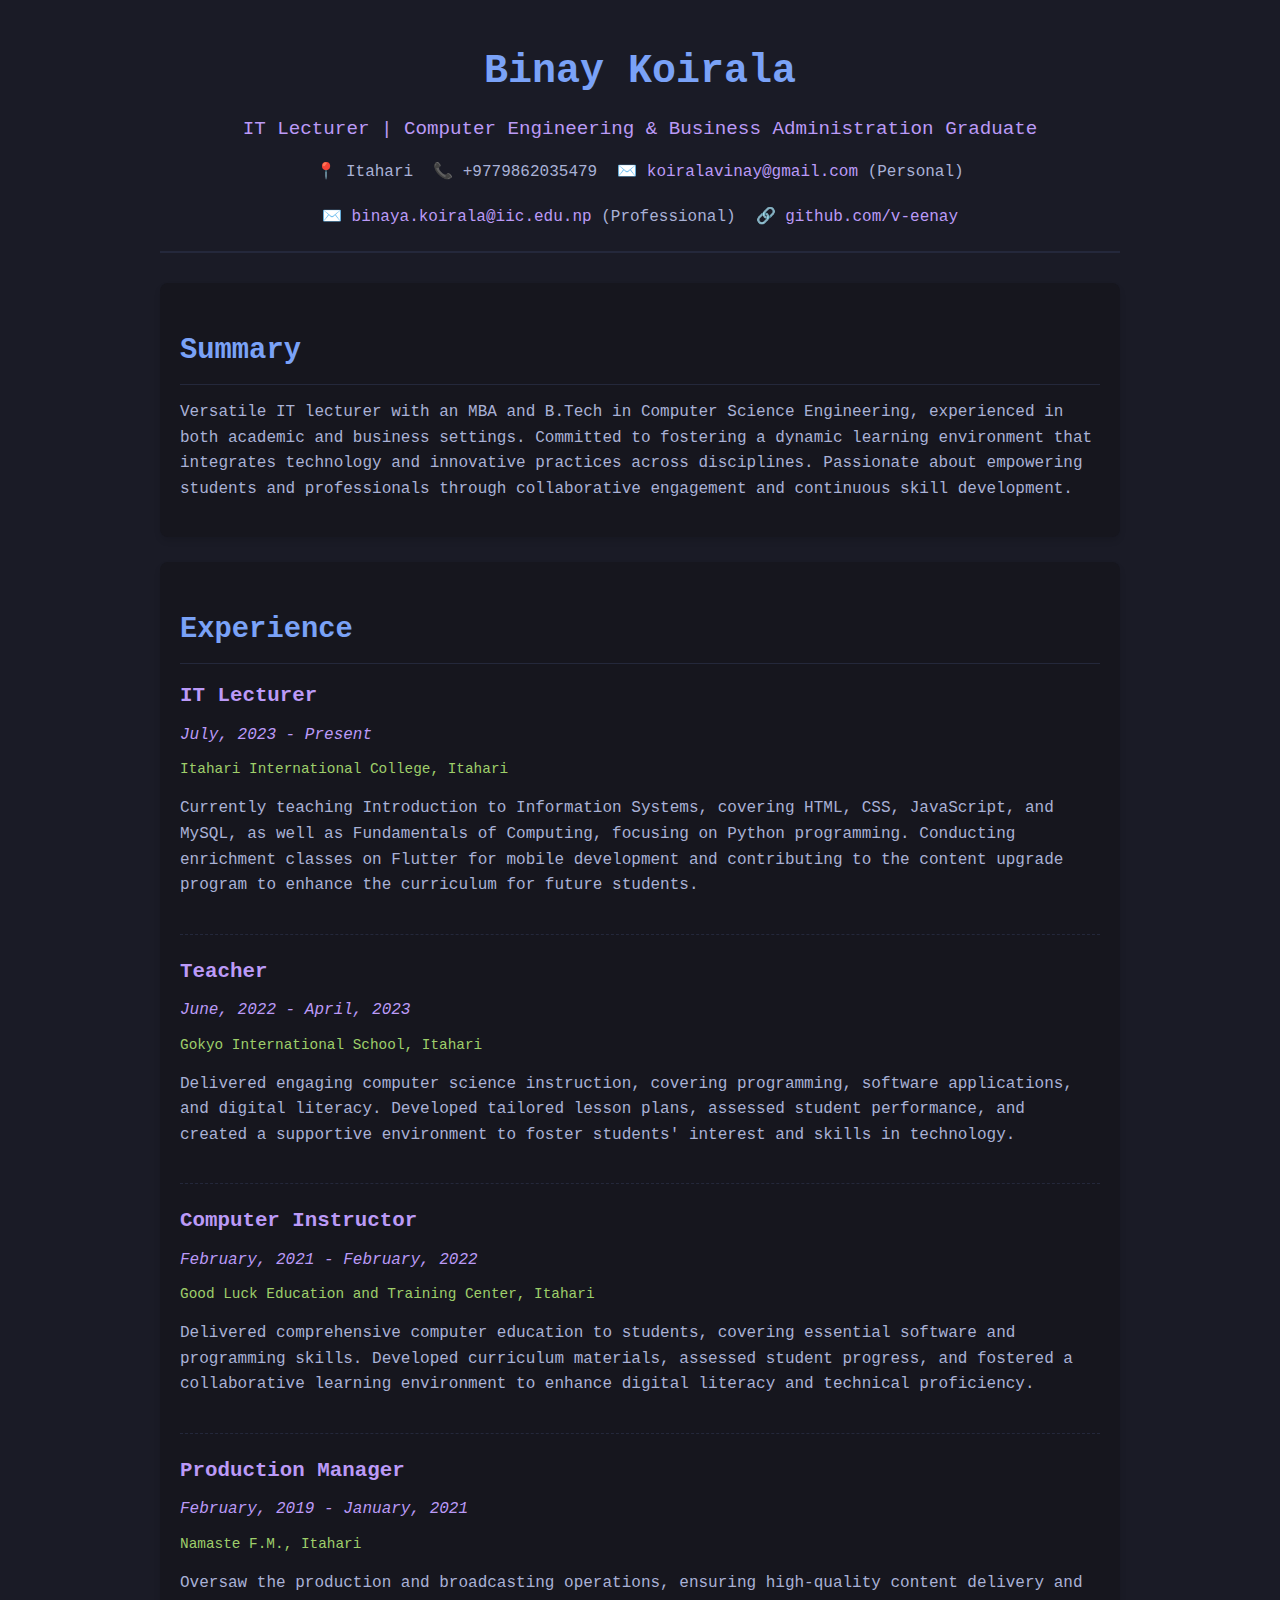
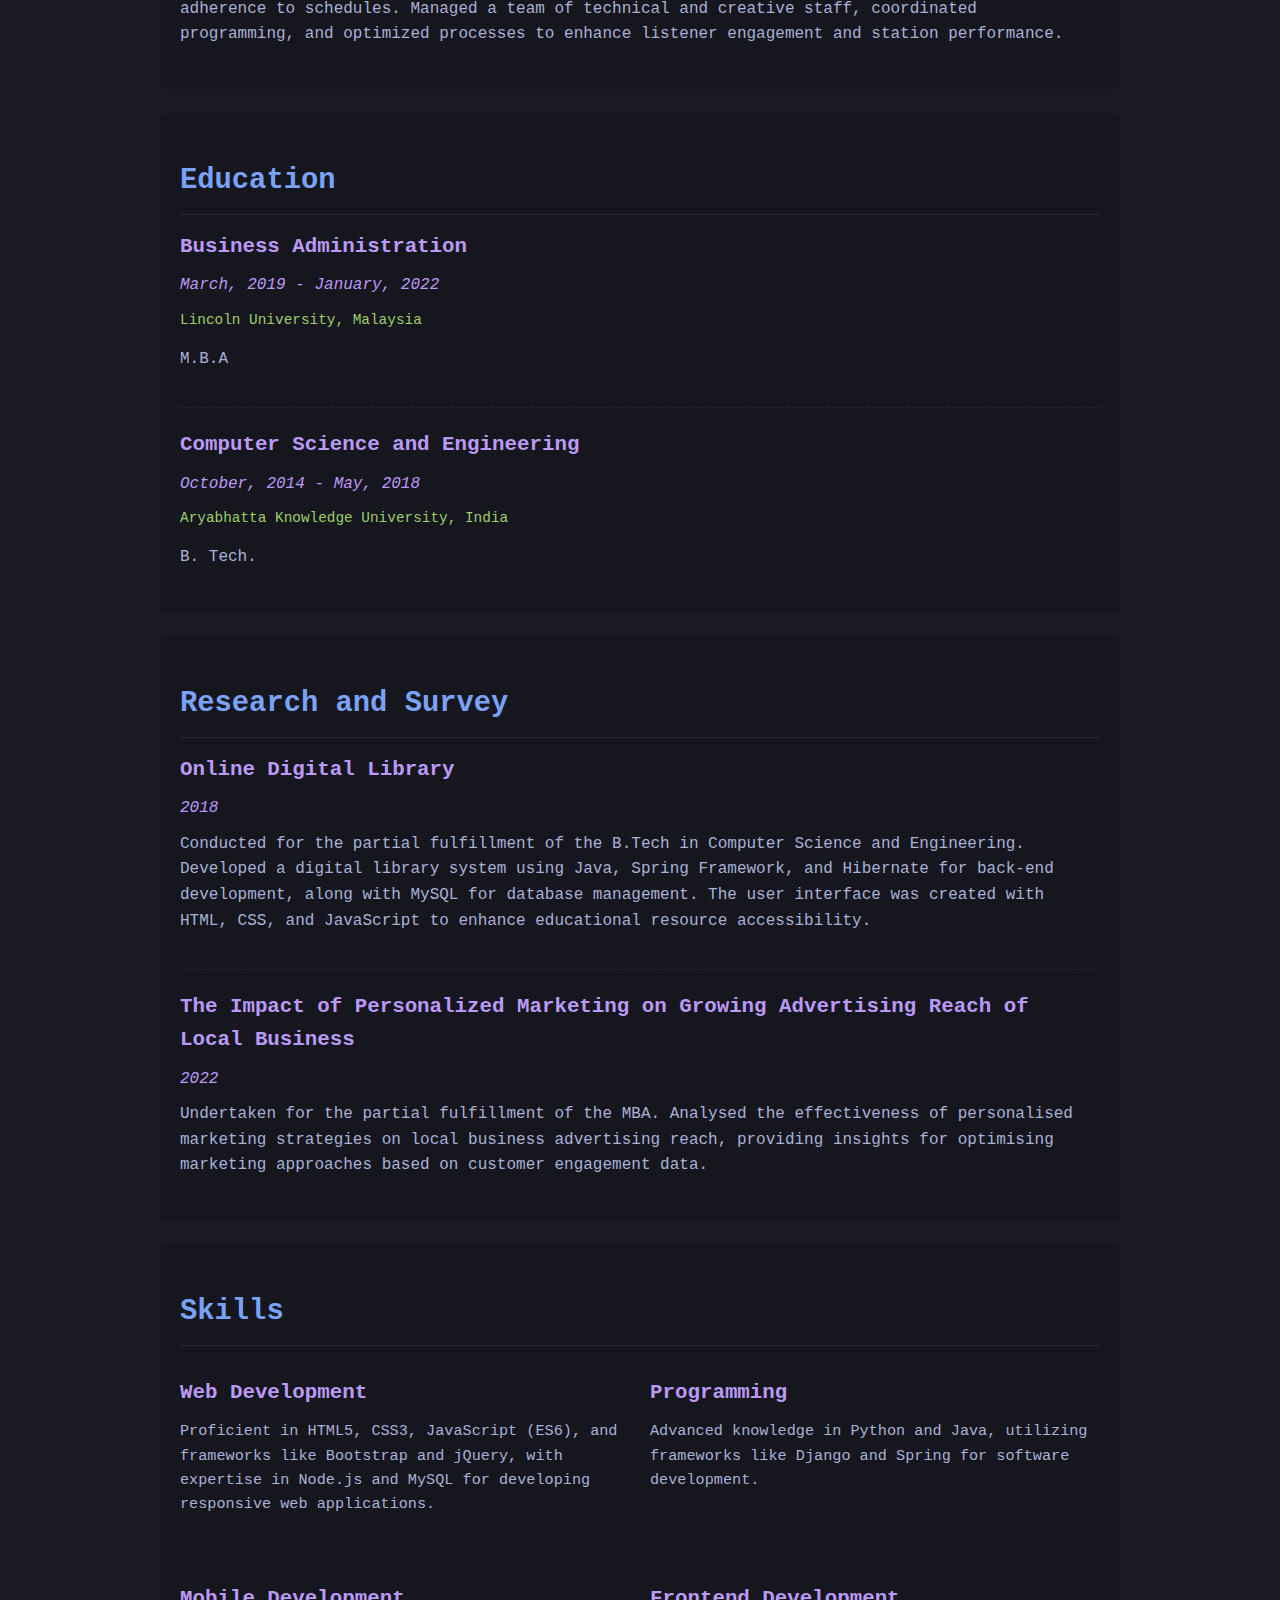
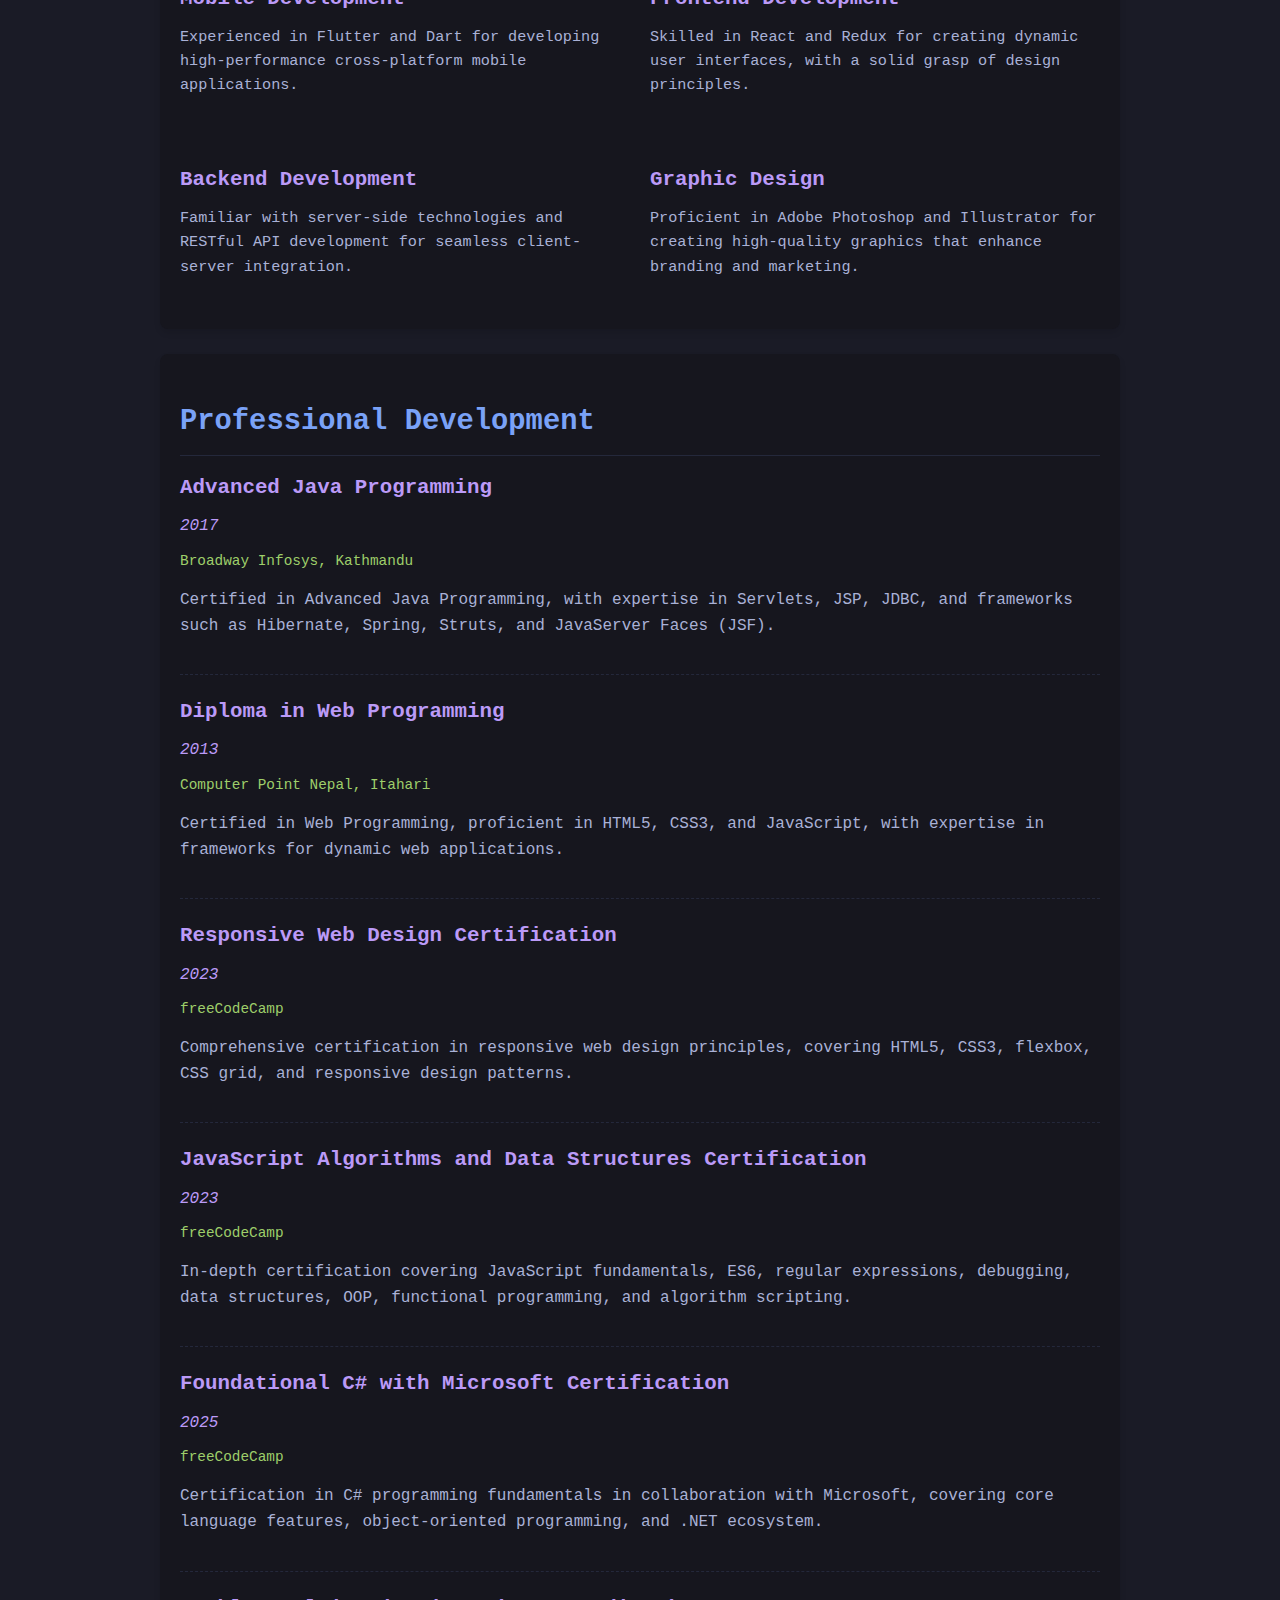
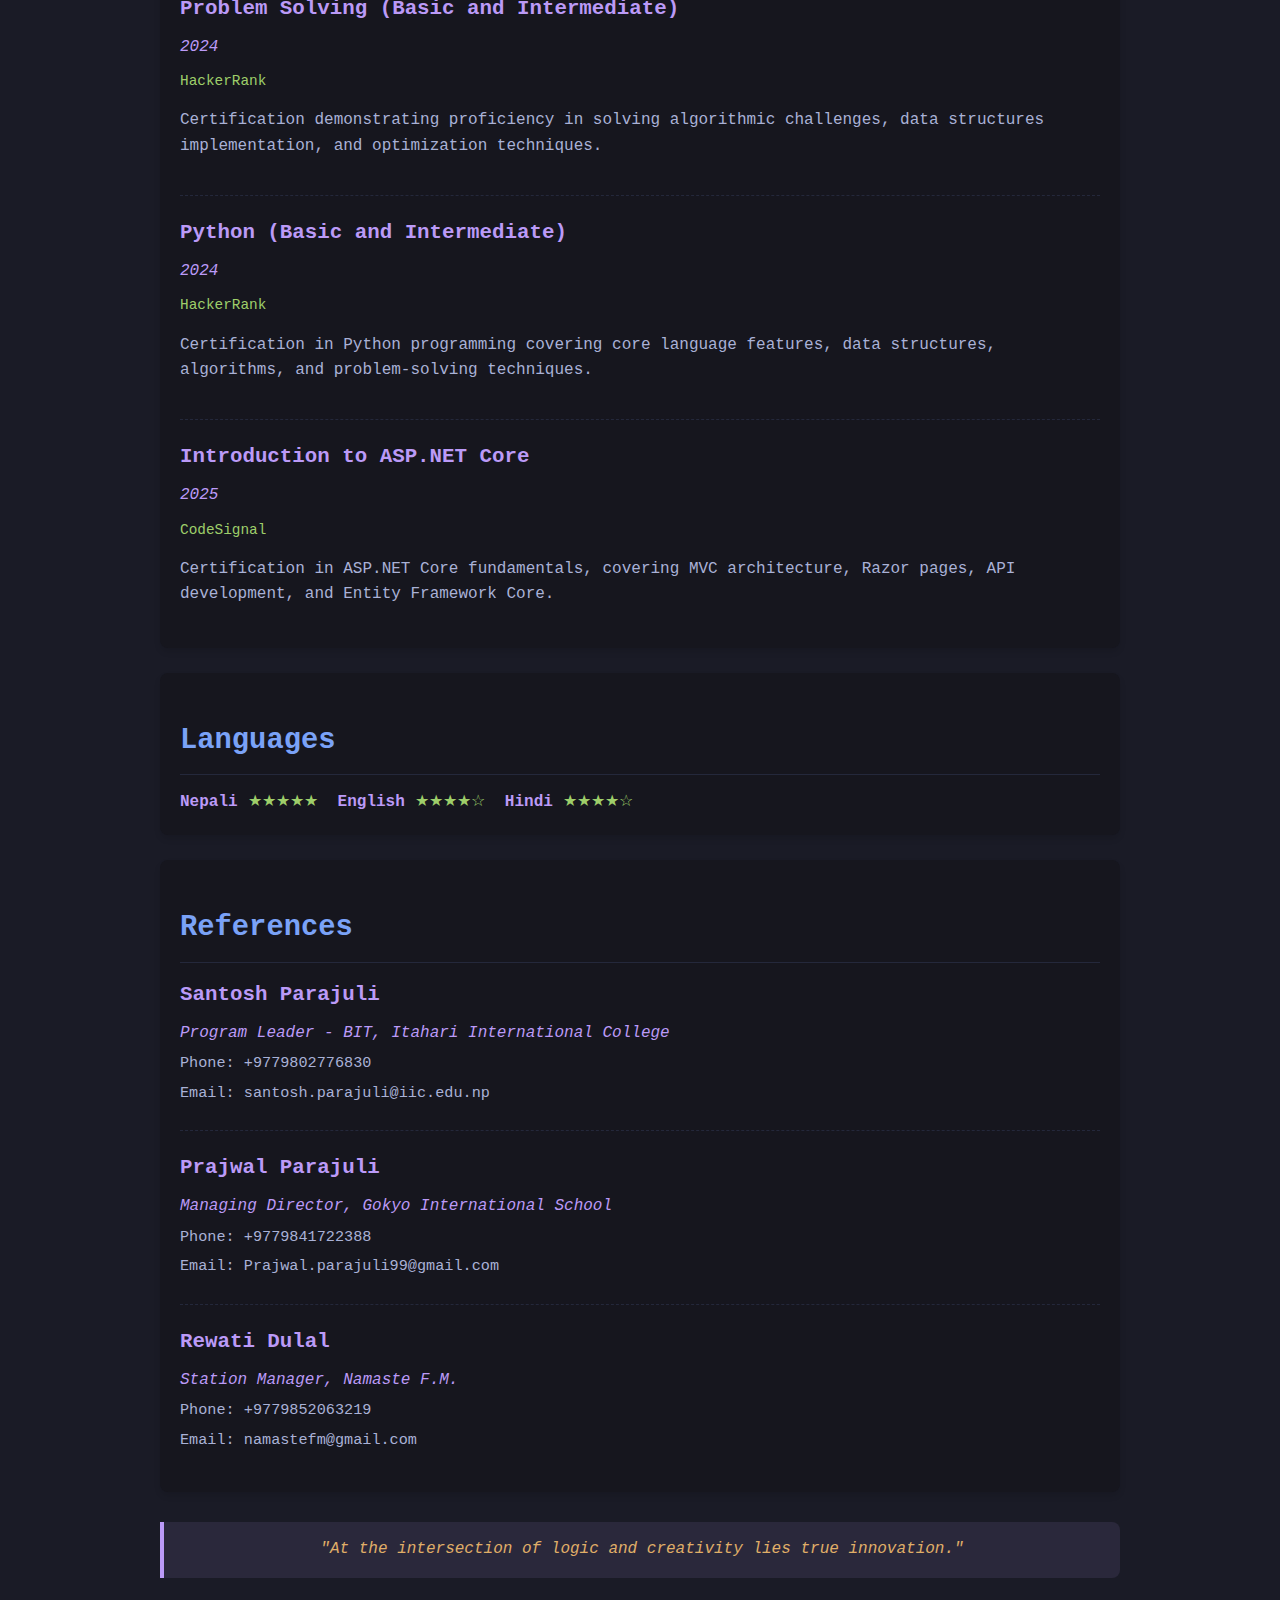
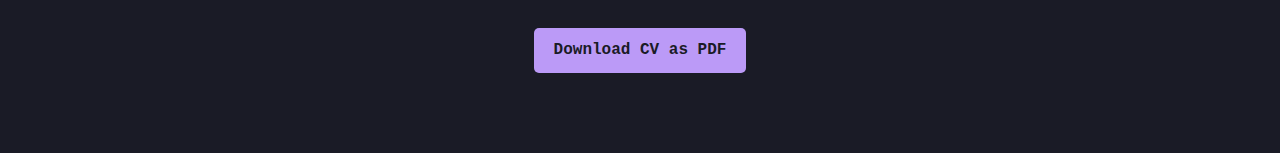
<file: assets/templates/cv-embed.html>
<!DOCTYPE html>
<html lang="en">
<head>
    <meta charset="UTF-8">
    <meta name="viewport" content="width=device-width, initial-scale=1.0">
    <title>Binay Koirala - CV</title>
    <style>
        :root {
            --bg-color: #1a1b26;
            --text-color: #a9b1d6;
            --heading-color: #7aa2f7;
            --accent-color: #bb9af7;
            --highlight-color: #9ece6a;
            --border-color: #24283b;
            --section-bg: #16161e;
            --quote-color: #e0af68;
        }

        body.light-mode {
            --bg-color: #f5f5f5;
            --text-color: #1a1b26;
            --heading-color: #3e63dd;
            --accent-color: #6e56cf;
            --highlight-color: #10b981;
            --border-color: #e2e8f0;
            --section-bg: #ffffff;
            --quote-color: #d97706;
        }

        * {
            margin: 0;
            padding: 0;
            box-sizing: border-box;
            font-family: 'JetBrains Mono', monospace, -apple-system, BlinkMacSystemFont, 'Segoe UI', Roboto, Oxygen, Ubuntu, Cantarell, 'Open Sans', 'Helvetica Neue', sans-serif;
        }

        body {
            background-color: var(--bg-color);
            color: var(--text-color);
            line-height: 1.6;
            padding: 20px;
            transition: all 0.3s ease;
        }

        .cv-container {
            max-width: 1000px;
            margin: 0 auto;
            padding: 20px;
        }

        header {
            text-align: center;
            margin-bottom: 30px;
            padding-bottom: 20px;
            border-bottom: 2px solid var(--border-color);
        }

        h1 {
            color: var(--heading-color);
            font-size: 2.5rem;
            margin-bottom: 10px;
        }

        h2 {
            color: var(--heading-color);
            font-size: 1.8rem;
            margin: 25px 0 15px;
            padding-bottom: 10px;
            border-bottom: 1px solid var(--border-color);
        }

        h3 {
            color: var(--accent-color);
            font-size: 1.3rem;
            margin: 15px 0 10px;
        }

        p {
            margin-bottom: 15px;
        }

        .subtitle {
            color: var(--accent-color);
            font-size: 1.2rem;
            margin-bottom: 5px;
        }

        .contact-info {
            display: flex;
            justify-content: center;
            flex-wrap: wrap;
            gap: 20px;
            margin-top: 15px;
        }

        .contact-item {
            display: flex;
            align-items: center;
            gap: 5px;
        }

        .contact-item a {
            color: var(--accent-color);
            text-decoration: none;
        }

        .contact-item a:hover {
            text-decoration: underline;
        }

        .section {
            background-color: var(--section-bg);
            border-radius: 8px;
            padding: 20px;
            margin-bottom: 25px;
            box-shadow: 0 4px 6px rgba(0, 0, 0, 0.1);
        }

        .experience-item, .education-item, .project-item, .certification-item {
            margin-bottom: 20px;
            padding-bottom: 20px;
            border-bottom: 1px dashed var(--border-color);
        }

        .experience-item:last-child, .education-item:last-child, .project-item:last-child, .certification-item:last-child {
            border-bottom: none;
            padding-bottom: 0;
        }

        .period {
            color: var(--accent-color);
            font-style: italic;
            margin-bottom: 10px;
        }

        .location {
            color: var(--highlight-color);
            font-size: 0.9rem;
        }

        .skills-grid {
            display: grid;
            grid-template-columns: repeat(auto-fill, minmax(300px, 1fr));
            gap: 20px;
        }

        .skill-category {
            margin-bottom: 15px;
        }

        .skill-category h3 {
            margin-bottom: 10px;
        }

        .skill-description {
            font-size: 0.95rem;
        }

        .languages-list {
            display: flex;
            flex-wrap: wrap;
            gap: 20px;
            margin-top: 10px;
        }

        .language-item {
            display: flex;
            align-items: center;
            gap: 10px;
        }

        .language-name {
            font-weight: bold;
            color: var(--accent-color);
        }

        .stars {
            color: var(--highlight-color);
        }

        .quote {
            font-style: italic;
            color: var(--quote-color);
            text-align: center;
            margin: 30px 0;
            padding: 15px;
            border-left: 4px solid var(--accent-color);
            background-color: rgba(187, 154, 247, 0.1);
            border-radius: 0 8px 8px 0;
        }

        .reference-item {
            margin-bottom: 20px;
            padding-bottom: 20px;
            border-bottom: 1px dashed var(--border-color);
        }

        .reference-item:last-child {
            border-bottom: none;
            padding-bottom: 0;
        }

        .position {
            color: var(--accent-color);
            font-style: italic;
            margin-bottom: 5px;
        }

        .contact-details {
            color: var(--text-color);
            margin-bottom: 5px;
            font-size: 0.95rem;
        }

        .download-button {
            display: inline-block;
            background-color: var(--accent-color);
            color: var(--bg-color);
            padding: 10px 20px;
            border-radius: 5px;
            text-decoration: none;
            font-weight: bold;
            margin: 20px 0;
            transition: all 0.3s ease;
            border: none;
            cursor: pointer;
            font-family: inherit;
            font-size: 1rem;
            text-align: center;
        }

        .download-button:hover {
            background-color: var(--heading-color);
            transform: translateY(-2px);
            box-shadow: 0 4px 8px rgba(0, 0, 0, 0.2);
        }

        .download-button-container {
            text-align: center;
            margin: 20px 0;
        }

        @media (max-width: 768px) {
            .cv-container {
                padding: 10px;
            }

            h1 {
                font-size: 2rem;
            }

            h2 {
                font-size: 1.5rem;
            }

            .skills-grid {
                grid-template-columns: 1fr;
            }

            .contact-info {
                flex-direction: column;
                align-items: center;
                gap: 10px;
            }
        }
    </style>
</head>
<body>
    <div class="cv-container">
        <header>
            <h1>Binay Koirala</h1>
            <p class="subtitle">IT Lecturer | Computer Engineering & Business Administration Graduate</p>
            <div class="contact-info">
                <div class="contact-item">
                    <span>📍 Itahari</span>
                </div>
                <div class="contact-item">
                    <span>📞 +9779862035479</span>
                </div>
                <div class="contact-item">
                    <span>✉️ <a href="mailto:koiralavinay@gmail.com" target="_blank" rel="noopener noreferrer">koiralavinay@gmail.com</a> (Personal)</span>
                </div>
                <div class="contact-item">
                    <span>✉️ <a href="mailto:binaya.koirala@iic.edu.np" target="_blank" rel="noopener noreferrer">binaya.koirala@iic.edu.np</a> (Professional)</span>
                </div>
                <div class="contact-item">
                    <span>🔗 <a href="https://github.com/v-eenay" target="_blank" rel="noopener noreferrer">github.com/v-eenay</a></span>
                </div>
            </div>
        </header>

        <div class="section">
            <h2>Summary</h2>
            <p>Versatile IT lecturer with an MBA and B.Tech in Computer Science Engineering, experienced in both academic and business settings. Committed to fostering a dynamic learning environment that integrates technology and innovative practices across disciplines. Passionate about empowering students and professionals through collaborative engagement and continuous skill development.</p>
        </div>

        <div class="section">
            <h2>Experience</h2>

            <div class="experience-item">
                <h3>IT Lecturer</h3>
                <p class="period">July, 2023 - Present</p>
                <p class="location">Itahari International College, Itahari</p>
                <p>Currently teaching Introduction to Information Systems, covering HTML, CSS, JavaScript, and MySQL, as well as Fundamentals of Computing, focusing on Python programming. Conducting enrichment classes on Flutter for mobile development and contributing to the content upgrade program to enhance the curriculum for future students.</p>
            </div>

            <div class="experience-item">
                <h3>Teacher</h3>
                <p class="period">June, 2022 - April, 2023</p>
                <p class="location">Gokyo International School, Itahari</p>
                <p>Delivered engaging computer science instruction, covering programming, software applications, and digital literacy. Developed tailored lesson plans, assessed student performance, and created a supportive environment to foster students' interest and skills in technology.</p>
            </div>

            <div class="experience-item">
                <h3>Computer Instructor</h3>
                <p class="period">February, 2021 - February, 2022</p>
                <p class="location">Good Luck Education and Training Center, Itahari</p>
                <p>Delivered comprehensive computer education to students, covering essential software and programming skills. Developed curriculum materials, assessed student progress, and fostered a collaborative learning environment to enhance digital literacy and technical proficiency.</p>
            </div>

            <div class="experience-item">
                <h3>Production Manager</h3>
                <p class="period">February, 2019 - January, 2021</p>
                <p class="location">Namaste F.M., Itahari</p>
                <p>Oversaw the production and broadcasting operations, ensuring high-quality content delivery and adherence to schedules. Managed a team of technical and creative staff, coordinated programming, and optimized processes to enhance listener engagement and station performance.</p>
            </div>
        </div>

        <div class="section">
            <h2>Education</h2>

            <div class="education-item">
                <h3>Business Administration</h3>
                <p class="period">March, 2019 - January, 2022</p>
                <p class="location">Lincoln University, Malaysia</p>
                <p>M.B.A</p>
            </div>

            <div class="education-item">
                <h3>Computer Science and Engineering</h3>
                <p class="period">October, 2014 - May, 2018</p>
                <p class="location">Aryabhatta Knowledge University, India</p>
                <p>B. Tech.</p>
            </div>
        </div>

        <div class="section">
            <h2>Research and Survey</h2>

            <div class="project-item">
                <h3>Online Digital Library</h3>
                <p class="period">2018</p>
                <p>Conducted for the partial fulfillment of the B.Tech in Computer Science and Engineering. Developed a digital library system using Java, Spring Framework, and Hibernate for back-end development, along with MySQL for database management. The user interface was created with HTML, CSS, and JavaScript to enhance educational resource accessibility.</p>
            </div>

            <div class="project-item">
                <h3>The Impact of Personalized Marketing on Growing Advertising Reach of Local Business</h3>
                <p class="period">2022</p>
                <p>Undertaken for the partial fulfillment of the MBA. Analysed the effectiveness of personalised marketing strategies on local business advertising reach, providing insights for optimising marketing approaches based on customer engagement data.</p>
            </div>
        </div>

        <div class="section">
            <h2>Skills</h2>

            <div class="skills-grid">
                <div class="skill-category">
                    <h3>Web Development</h3>
                    <p class="skill-description">Proficient in HTML5, CSS3, JavaScript (ES6), and frameworks like Bootstrap and jQuery, with expertise in Node.js and MySQL for developing responsive web applications.</p>
                </div>

                <div class="skill-category">
                    <h3>Programming</h3>
                    <p class="skill-description">Advanced knowledge in Python and Java, utilizing frameworks like Django and Spring for software development.</p>
                </div>

                <div class="skill-category">
                    <h3>Mobile Development</h3>
                    <p class="skill-description">Experienced in Flutter and Dart for developing high-performance cross-platform mobile applications.</p>
                </div>

                <div class="skill-category">
                    <h3>Frontend Development</h3>
                    <p class="skill-description">Skilled in React and Redux for creating dynamic user interfaces, with a solid grasp of design principles.</p>
                </div>

                <div class="skill-category">
                    <h3>Backend Development</h3>
                    <p class="skill-description">Familiar with server-side technologies and RESTful API development for seamless client-server integration.</p>
                </div>

                <div class="skill-category">
                    <h3>Graphic Design</h3>
                    <p class="skill-description">Proficient in Adobe Photoshop and Illustrator for creating high-quality graphics that enhance branding and marketing.</p>
                </div>
            </div>
        </div>

        <div class="section">
            <h2>Professional Development</h2>

            <div class="certification-item">
                <h3>Advanced Java Programming</h3>
                <p class="period">2017</p>
                <p class="location">Broadway Infosys, Kathmandu</p>
                <p>Certified in Advanced Java Programming, with expertise in Servlets, JSP, JDBC, and frameworks such as Hibernate, Spring, Struts, and JavaServer Faces (JSF).</p>
            </div>

            <div class="certification-item">
                <h3>Diploma in Web Programming</h3>
                <p class="period">2013</p>
                <p class="location">Computer Point Nepal, Itahari</p>
                <p>Certified in Web Programming, proficient in HTML5, CSS3, and JavaScript, with expertise in frameworks for dynamic web applications.</p>
            </div>

            <div class="certification-item">
                <h3>Responsive Web Design Certification</h3>
                <p class="period">2023</p>
                <p class="location">freeCodeCamp</p>
                <p>Comprehensive certification in responsive web design principles, covering HTML5, CSS3, flexbox, CSS grid, and responsive design patterns.</p>
            </div>

            <div class="certification-item">
                <h3>JavaScript Algorithms and Data Structures Certification</h3>
                <p class="period">2023</p>
                <p class="location">freeCodeCamp</p>
                <p>In-depth certification covering JavaScript fundamentals, ES6, regular expressions, debugging, data structures, OOP, functional programming, and algorithm scripting.</p>
            </div>

            <div class="certification-item">
                <h3>Foundational C# with Microsoft Certification</h3>
                <p class="period">2025</p>
                <p class="location">freeCodeCamp</p>
                <p>Certification in C# programming fundamentals in collaboration with Microsoft, covering core language features, object-oriented programming, and .NET ecosystem.</p>
            </div>

            <div class="certification-item">
                <h3>Problem Solving (Basic and Intermediate)</h3>
                <p class="period">2024</p>
                <p class="location">HackerRank</p>
                <p>Certification demonstrating proficiency in solving algorithmic challenges, data structures implementation, and optimization techniques.</p>
            </div>

            <div class="certification-item">
                <h3>Python (Basic and Intermediate)</h3>
                <p class="period">2024</p>
                <p class="location">HackerRank</p>
                <p>Certification in Python programming covering core language features, data structures, algorithms, and problem-solving techniques.</p>
            </div>

            <div class="certification-item">
                <h3>Introduction to ASP.NET Core</h3>
                <p class="period">2025</p>
                <p class="location">CodeSignal</p>
                <p>Certification in ASP.NET Core fundamentals, covering MVC architecture, Razor pages, API development, and Entity Framework Core.</p>
            </div>
        </div>

        <div class="section">
            <h2>Languages</h2>

            <div class="languages-list">
                <div class="language-item">
                    <span class="language-name">Nepali</span>
                    <span class="stars">★★★★★</span>
                </div>

                <div class="language-item">
                    <span class="language-name">English</span>
                    <span class="stars">★★★★☆</span>
                </div>

                <div class="language-item">
                    <span class="language-name">Hindi</span>
                    <span class="stars">★★★★☆</span>
                </div>
            </div>
        </div>

        <div class="section">
            <h2>References</h2>

            <div class="reference-item">
                <h3>Santosh Parajuli</h3>
                <p class="position">Program Leader - BIT, Itahari International College</p>
                <p class="contact-details">Phone: +9779802776830</p>
                <p class="contact-details">Email: santosh.parajuli@iic.edu.np</p>
            </div>

            <div class="reference-item">
                <h3>Prajwal Parajuli</h3>
                <p class="position">Managing Director, Gokyo International School</p>
                <p class="contact-details">Phone: +9779841722388</p>
                <p class="contact-details">Email: Prajwal.parajuli99@gmail.com</p>
            </div>

            <div class="reference-item">
                <h3>Rewati Dulal</h3>
                <p class="position">Station Manager, Namaste F.M.</p>
                <p class="contact-details">Phone: +9779852063219</p>
                <p class="contact-details">Email: namastefm@gmail.com</p>
            </div>
        </div>

        <div class="quote">
            "At the intersection of logic and creativity lies true innovation."
        </div>

        <div class="download-button-container">
            <a href="../downloads/Binay_Koirala_CV.pdf" download class="download-button">
                Download CV as PDF
            </a>
        </div>
    </div>

    <script>
        // Portfolio data
        let portfolioData = {};

        // Function to load portfolio data from JSON
        async function loadPortfolioData() {
            try {
                const response = await fetch('../data/portfolio-data.json');
                if (!response.ok) {
                    throw new Error(`HTTP error! status: ${response.status}`);
                }
                portfolioData = await response.json();
                console.log('Portfolio data loaded successfully');

                // Update the quote
                if (portfolioData.about && portfolioData.about.quote) {
                    const quoteElement = document.querySelector('.quote');
                    if (quoteElement) {
                        quoteElement.textContent = `"${portfolioData.about.quote}"`;
                    }
                }

                // Update professional development section
                if (portfolioData.cv && portfolioData.cv.professional_development) {
                    updateProfessionalDevelopment(portfolioData.cv.professional_development);
                }

                // Update references section
                if (portfolioData.cv && portfolioData.cv.references) {
                    updateReferences(portfolioData.cv.references);
                }
            } catch (error) {
                console.error('Error loading portfolio data:', error);
            }
        }

        // Function to update professional development section
        function updateProfessionalDevelopment(certifications) {
            // This function is prepared for future dynamic updates
            // Currently, we're using the static HTML for better initial loading
            console.log('Professional development data loaded:', certifications.length, 'certifications');
        }

        // Function to update references section
        function updateReferences(references) {
            // This function is prepared for future dynamic updates
            // Currently, we're using the static HTML for better initial loading
            console.log('References data loaded:', references ? references.length : 0, 'references');
        }

        // Load portfolio data on page load
        loadPortfolioData();

        // Listen for theme change messages from parent window
        window.addEventListener('message', function(event) {
            if (event.data === 'theme-changed') {
                const isLightMode = parent.document.documentElement.classList.contains('light-mode');
                if (isLightMode) {
                    document.body.classList.add('light-mode');
                } else {
                    document.body.classList.remove('light-mode');
                }
            }
        });

        // Check parent theme on load
        window.onload = function() {
            try {
                const isLightMode = parent.document.documentElement.classList.contains('light-mode');
                if (isLightMode) {
                    document.body.classList.add('light-mode');
                }
            } catch (e) {
                console.error('Error checking parent theme:', e);
            }
        };
    </script>
</body>
</html>
</file>
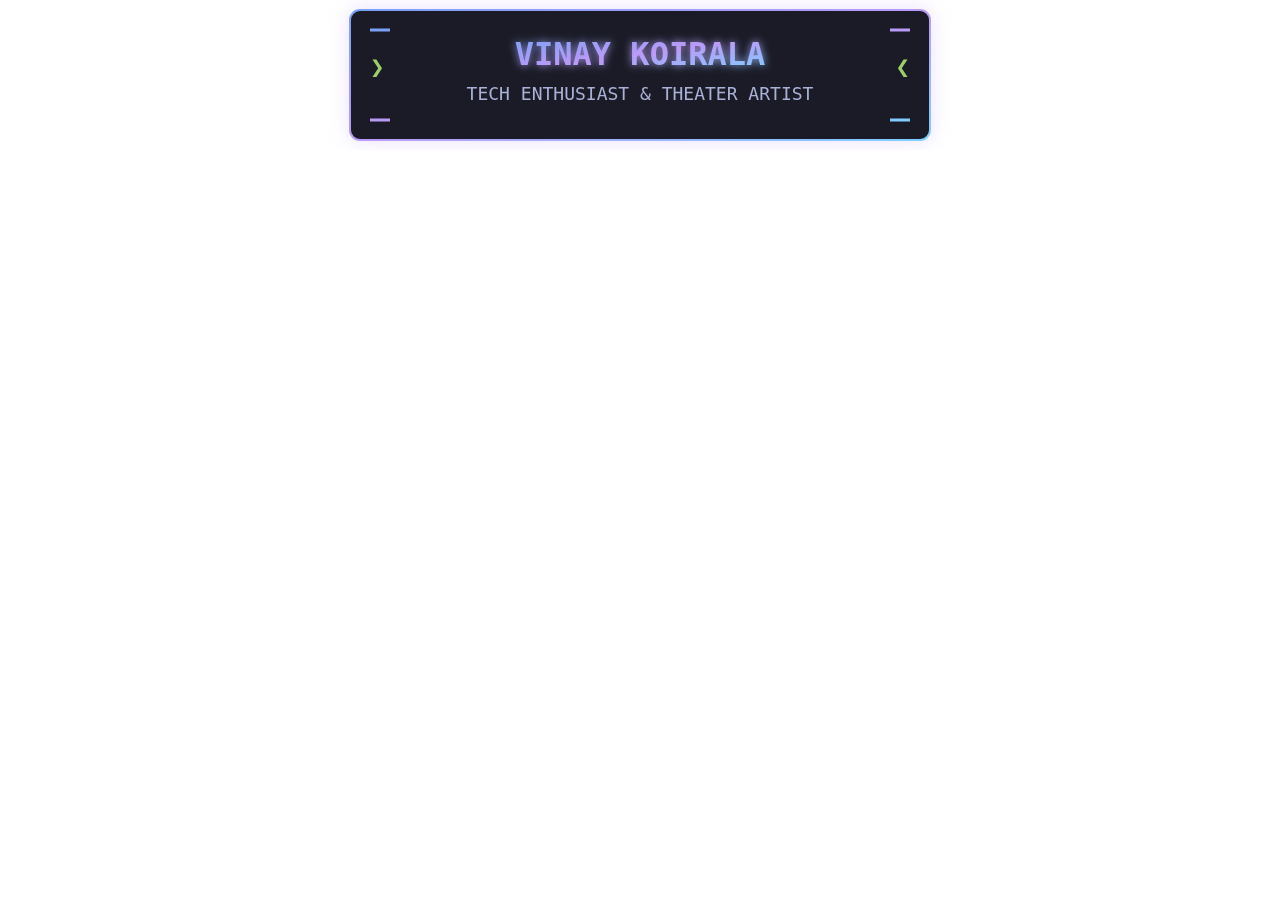
<file: assets/templates/header-template.html>
<!DOCTYPE html>
<html lang="en">
<head>
    <meta charset="UTF-8">
    <meta name="viewport" content="width=device-width, initial-scale=1.0">
    <title>Vinay Koirala - Header</title>
    <style>
        body {
            margin: 0;
            padding: 0;
            background-color: transparent;
            overflow: hidden;
            display: flex;
            justify-content: center;
            align-items: center;
            height: 100%;
            width: 100%;
        }
        
        .header-container {
            width: 100%;
            height: 100%;
            display: flex;
            justify-content: center;
            align-items: center;
            overflow: hidden;
        }
        
        .header-logo {
            max-width: 95%;
            max-height: 95%;
            filter: drop-shadow(0 0 10px rgba(187, 154, 247, 0.3));
            transition: all 0.3s ease;
        }
        
        .header-logo:hover {
            filter: drop-shadow(0 0 15px rgba(187, 154, 247, 0.5));
            transform: scale(1.02);
        }
        
        @media (max-width: 768px) {
            .header-logo {
                max-width: 98%;
            }
        }
    </style>
</head>
<body>
    <div class="header-container">
        <img src="../images/header-logo.svg" alt="Vinay Koirala - Tech Enthusiast & Theater Artist" class="header-logo">
    </div>
</body>
</html>
</file>
